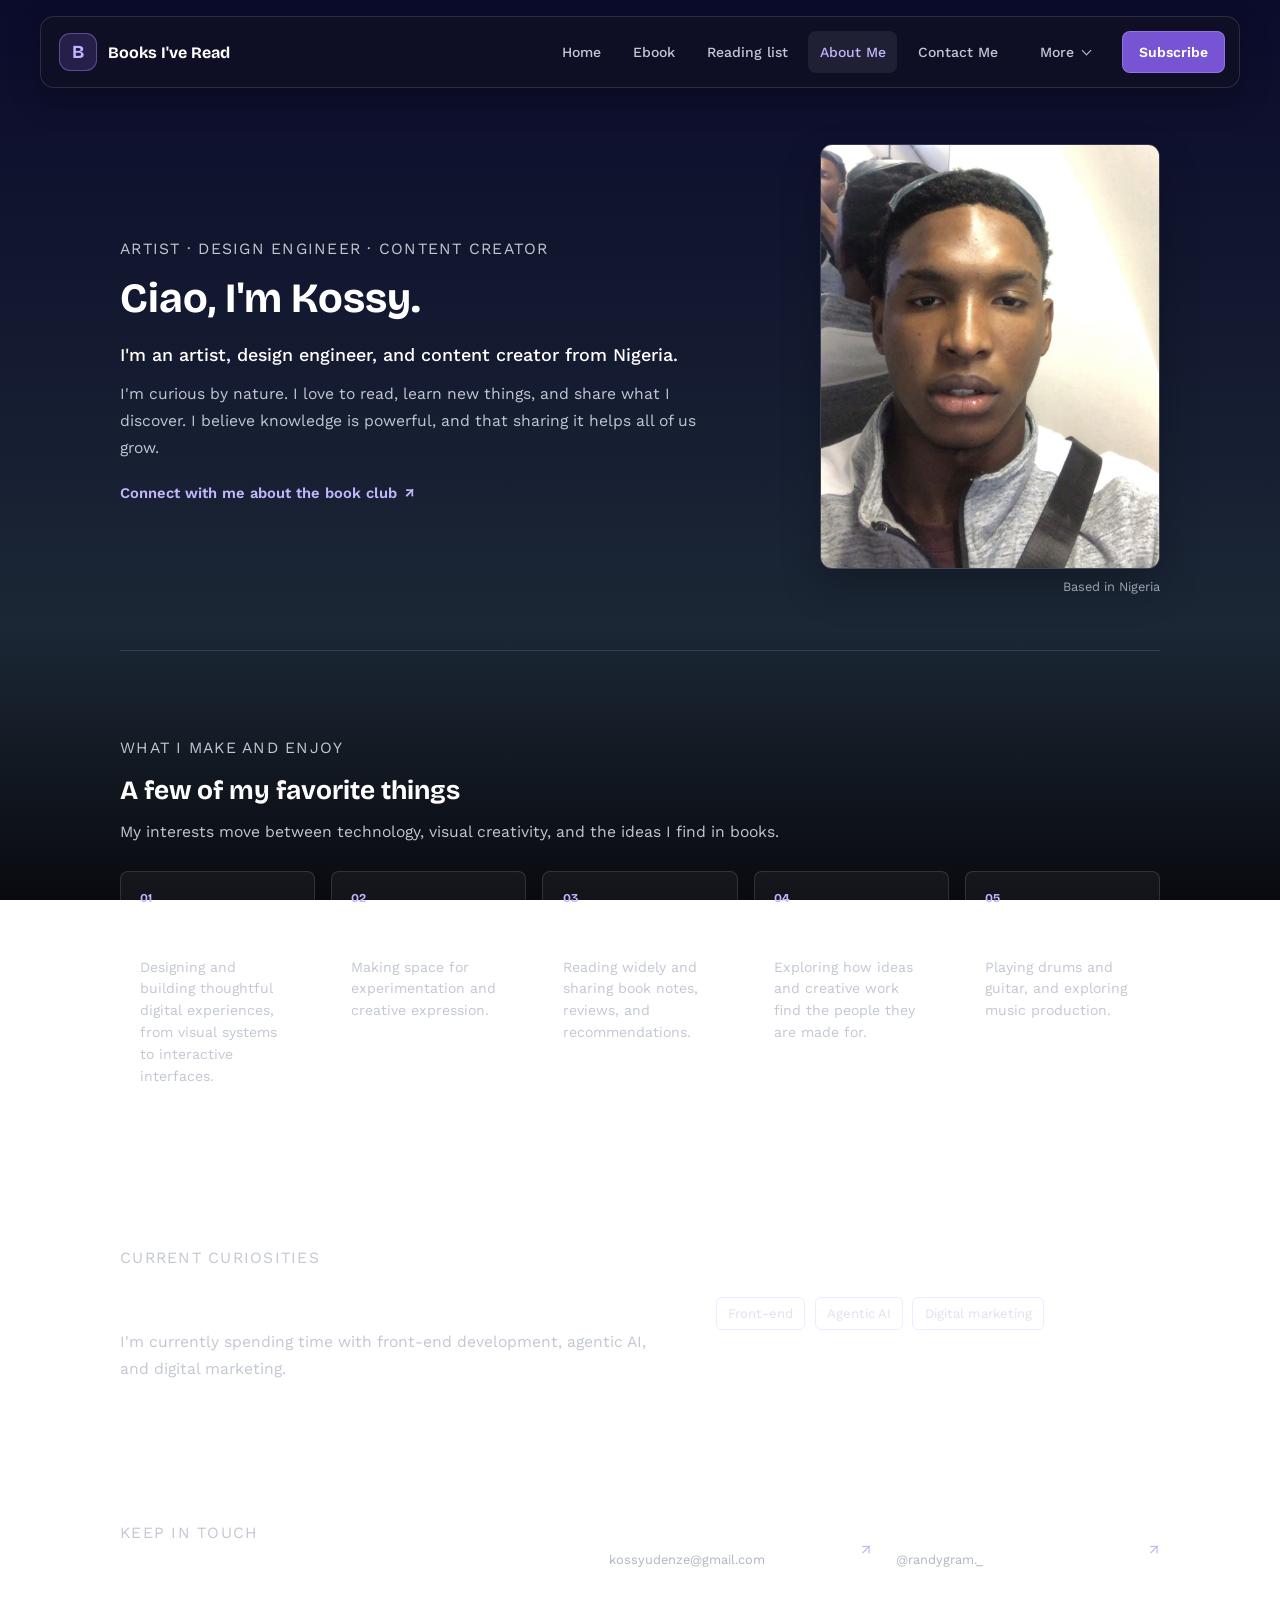
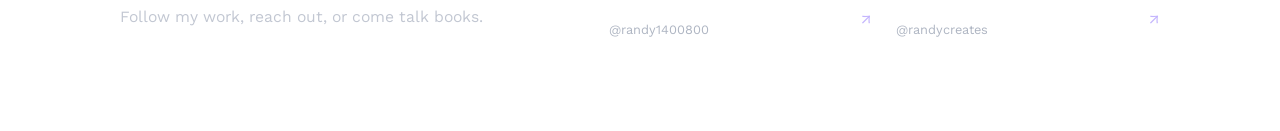
<file: aboutme.html>
<!DOCTYPE html>
<html lang="en">
<head>
  <meta charset="UTF-8">
  <meta name="viewport" content="width=device-width, initial-scale=1.0">
  <meta name="description" content="Meet Kossy Udenze, a Nigerian artist, design engineer, and content creator who loves reading and sharing ideas.">
  <title>About Me | Books I've Read</title>
  <link rel="preconnect" href="https://fonts.googleapis.com">
  <link rel="preconnect" href="https://fonts.gstatic.com" crossorigin>
  <link rel="stylesheet" href="https://fonts.googleapis.com/css2?family=Bricolage+Grotesque:wght@400;700&family=Work+Sans:ital,wght@0,100..900;1,100..900&display=swap">
  <link rel="stylesheet" href="style.css">
</head>
<body class="about-page-body">
  <header class="header-container">
    <div class="menu">
      <a href="index.html" class="brand" aria-label="Books I've Read home">
        <span class="brand-mark" aria-hidden="true">B</span>
        <span class="brand-name">Books I've Read</span>
      </a>
      <nav class="primary-navigation" id="primary-navigation" aria-label="Primary navigation">
        <div class="nav-links">
          <a href="index.html">
            <svg xmlns="http://www.w3.org/2000/svg" viewBox="0 0 640 640"><path d="M341.8 72.6C329.5 61.2 310.5 61.2 298.3 72.6L74.3 280.6C64.7 289.6 61.5 303.5 66.3 315.7C71.1 327.9 82.8 336 96 336L112 336L112 512C112 547.3 140.7 576 176 576L464 576C499.3 576 528 547.3 528 512L528 336L544 336C557.2 336 569 327.9 573.8 315.7C578.6 327.9 575.4 289.5 565.8 280.6L341.8 72.6zM304 384L336 384C362.5 384 384 405.5 384 432L384 528L256 528L256 432C256 405.5 277.5 384 304 384z"/></svg>
            <span class="tooltip">Home</span>
          </a>
          <a href="https://selar.com/6hq21hc66q" target="_blank" rel="noopener noreferrer">
            <svg xmlns="http://www.w3.org/2000/svg" viewBox="0 0 640 640"><path d="M480 576L192 576C139 576 96 533 96 480L96 160C96 107 139 64 192 64L496 64C522.5 64 544 85.5 544 112L544 400C544 420.9 530.6 438.7 512 445.3L512 512C529.7 512 544 526.3 544 544C544 561.7 529.7 576 512 576L480 576zM192 448C174.3 448 160 462.3 160 480C160 497.7 174.3 512 192 512L448 512L448 448L192 448zM224 216C224 229.3 234.7 240 248 240L424 240C437.3 240 448 229.3 448 216C448 202.7 437.3 192 424 192L248 192C234.7 192 224 202.7 224 216zM248 288C234.7 288 224 298.7 224 312C224 325.3 234.7 336 248 336L424 336C437.3 336 448 325.3 448 312C448 298.7 437.3 288 424 288L248 288z"/></svg>
            <span class="tooltip">Ebook</span>
          </a>
          <a href="https://drive.google.com/file/d/1mA9o6oT3phU9ufQsBhN31sq19RUn9UQS/view?usp=drive_link" target="_blank" rel="noopener noreferrer">
            <svg xmlns="http://www.w3.org/2000/svg" viewBox="0 0 640 640"><path d="M128 64C92.7 64 64 92.7 64 128L64 512C64 547.3 92.7 576 128 576L208 576L208 464C208 428.7 236.7 400 272 400L448 400L448 234.5C448 217.5 441.3 201.2 429.3 189.2L322.7 82.7C310.7 70.7 294.5 64 277.5 64L128 64zM389.5 240L296 240C282.7 240 272 229.3 272 216L272 122.5L389.5 240zM272 444C261 444 252 453 252 464L252 592C252 603 261 612 272 612C283 612 292 603 292 592L292 564L304 564C337.1 564 364 537.1 364 504C364 470.9 337.1 444 304 444L272 444zM304 524L292 524L292 484L304 484C315 484 324 493 324 504C324 515 315 524 304 524zM400 444C389 444 380 453 380 464L380 592C380 603 389 612 400 612L432 612C460.7 612 484 588.7 484 560L484 496C484 467.3 460.7 444 432 444L400 444zM420 572L420 484L432 484C438.6 484 444 489.4 444 496L444 560C444 566.6 438.6 572 432 572L420 572zM508 464L508 592C508 603 517 612 528 612C539 612 548 603 548 592L548 548L576 548C587 548 596 539 596 528C596 517 587 508 576 508L548 508L548 484L576 484C587 484 596 475 596 464C596 453 587 444 576 444L528 444C517 444 508 453 508 464z"/></svg>
            <span class="tooltip">Reading list</span>
          </a>
          <a href="aboutme.html" class="active" aria-current="page">
            <svg xmlns="http://www.w3.org/2000/svg" viewBox="0 0 640 640"><path d="M463 448.2C440.9 409.8 399.4 384 352 384L288 384C240.6 384 199.1 409.8 177 448.2C212.2 487.4 263.2 512 320 512C376.8 512 427.8 487.3 463 448.2zM64 320C64 178.6 178.6 64 320 64C461.4 64 576 178.6 576 320C576 461.4 461.4 576 320 576C178.6 576 64 461.4 64 320zM320 336C359.8 336 392 303.8 392 264C392 224.2 359.8 192 320 192C280.2 192 248 224.2 248 264C248 303.8 280.2 336 320 336z"/></svg>
            <span class="tooltip">About Me</span>
          </a>
          <a href="contactme.html">
            <svg xmlns="http://www.w3.org/2000/svg" viewBox="0 0 640 640"><path d="M224.2 89C216.3 70.1 195.7 60.1 176.1 65.4L170.6 66.9C106 84.5 50.8 147.1 66.9 223.3C104 398.3 241.7 536 416.7 573.1C493 589.3 555.5 534 573.1 469.4L574.6 463.9C580 444.2 569.9 423.6 551.1 415.8L453.8 375.3C437.3 368.4 418.2 373.2 406.8 387.1L368.2 434.3C297.9 399.4 241.3 341 208.8 269.3L253 233.3C266.9 222 271.6 202.9 264.8 186.3L224.2 89z"/></svg>
            <span class="tooltip">Contact Me</span>
          </a>
        </div>
        <details class="nav-more">
          <summary>More</summary>
          <div class="nav-more-panel">
            <a href="#indepth">In depth summary</a>
            <a href="#newsletter-details">Newsletter details</a>
            <a href="#blog">Blog</a>
            <a href="#work-with-me">Work with me</a>
          </div>
        </details>
        <button class="nav-subscribe-btn" type="button">Subscribe</button>
      </nav>
      <button class="menu-toggle" type="button" aria-label="Open navigation" aria-expanded="false" aria-controls="primary-navigation">
        <span class="menu-toggle-icon" aria-hidden="true">
          <span></span>
          <span></span>
          <span></span>
        </span>
      </button>
    </div>
  </header>

  <main class="about-page">
    <section class="about-intro" aria-labelledby="about-heading">
      <div class="about-intro-copy">
        <p class="about-eyebrow">ARTIST · DESIGN ENGINEER · CONTENT CREATOR</p>
        <h1 id="about-heading">Ciao, I'm Kossy.</h1>
        <p class="about-lead">I'm an artist, design engineer, and content creator from Nigeria.</p>
        <p>I'm curious by nature. I love to read, learn new things, and share what I discover. I believe knowledge is powerful, and that sharing it helps all of us grow.</p>
        <a class="about-inline-link" href="https://www.instagram.com/randycreates._/?hl=en" target="_blank" rel="noopener noreferrer">Connect with me about the book club <span aria-hidden="true">↗</span></a>
      </div>
      <figure class="about-portrait">
        <img src="images/randy.jpeg" alt="Kossy taking a mirror selfie in a white jacket" loading="eager">
        <figcaption>Based in Nigeria</figcaption>
      </figure>
    </section>

    <section class="about-section" aria-labelledby="about-work-heading">
      <header class="about-section-heading">
        <p class="about-eyebrow">WHAT I MAKE AND ENJOY</p>
        <h2 id="about-work-heading">A few of my favorite things</h2>
        <p>My interests move between technology, visual creativity, and the ideas I find in books.</p>
      </header>
      <div class="about-interest-grid">
        <article class="about-interest-card">
          <span class="about-card-number">01</span>
          <h3>Design &amp; front-end</h3>
          <p>Designing and building thoughtful digital experiences, from visual systems to interactive interfaces.</p>
        </article>
        <article class="about-interest-card">
          <span class="about-card-number">02</span>
          <h3>Art</h3>
          <p>Making space for experimentation and creative expression.</p>
        </article>
        <article class="about-interest-card">
          <span class="about-card-number">03</span>
          <h3>Good reads</h3>
          <p>Reading widely and sharing book notes, reviews, and recommendations.</p>
        </article>
        <article class="about-interest-card">
          <span class="about-card-number">04</span>
          <h3>Marketing</h3>
          <p>Exploring how ideas and creative work find the people they are made for.</p>
        </article>
        <article class="about-interest-card">
          <span class="about-card-number">05</span>
          <h3>Music</h3>
          <p>Playing drums and guitar, and exploring music production.</p>
        </article>
      </div>
    </section>

    <section class="about-focus" aria-labelledby="about-focus-heading">
      <div class="about-section-heading">
        <p class="about-eyebrow">CURRENT CURIOSITIES</p>
        <h2 id="about-focus-heading">What I'm exploring</h2>
        <p>I'm currently spending time with front-end development, agentic AI, and digital marketing.</p>
      </div>
      <ul class="about-focus-list" aria-label="Areas of focus">
        <li>Front-end</li>
        <li>Agentic AI</li>
        <li>Digital marketing</li>
      </ul>
    </section>

    <section class="about-social" aria-labelledby="about-social-heading">
      <div class="about-section-heading">
        <p class="about-eyebrow">KEEP IN TOUCH</p>
        <h2 id="about-social-heading">Find me around the web</h2>
        <p>Follow my work, reach out, or come talk books.</p>
      </div>
      <div class="about-social-links">
        <a href="mailto:kossyudenze@gmail.com" class="about-social-link">
          <span>Email</span>
          <span>kossyudenze@gmail.com</span>
          <span aria-hidden="true">↗</span>
        </a>
        <a href="https://www.instagram.com/randycreates._/?hl=en" target="_blank" rel="noopener noreferrer" class="about-social-link">
          <span>Instagram</span>
          <span>@randygram._</span>
          <span aria-hidden="true">↗</span>
        </a>
        <a href="https://x.com/randy1400800?s=11" target="_blank" rel="noopener noreferrer" class="about-social-link">
          <span>X</span>
          <span>@randy1400800</span>
          <span aria-hidden="true">↗</span>
        </a>
        <a href="https://youtube.com/@hiimrandycreates?si=X0c_aO0uRKHs5A9n" target="_blank" rel="noopener noreferrer" class="about-social-link">
          <span>YouTube</span>
          <span>@randycreates</span>
          <span aria-hidden="true">↗</span>
        </a>
      </div>
    </section>
  </main>

  <script>
    const menu = document.querySelector(".menu");
    const menuToggle = document.querySelector(".menu-toggle");
    const primaryNavigation = document.querySelector("#primary-navigation");

    function closeNavigation() {
      menu.classList.remove("is-open");
      menuToggle.setAttribute("aria-expanded", "false");
      menuToggle.setAttribute("aria-label", "Open navigation");
      menu.querySelector(".nav-more").removeAttribute("open");
    }

    menuToggle.addEventListener("click", () => {
      const isExpanded = menuToggle.getAttribute("aria-expanded") === "true";
      menuToggle.setAttribute("aria-expanded", String(!isExpanded));
      menuToggle.setAttribute("aria-label", isExpanded ? "Open navigation" : "Close navigation");
      menu.classList.toggle("is-open", !isExpanded);
    });

    primaryNavigation.querySelectorAll("a").forEach((link) => {
      link.addEventListener("click", closeNavigation);
    });

    menu.querySelector(".nav-subscribe-btn").addEventListener("click", () => {
      window.location.href = "index.html#newsletter";
    });

    document.addEventListener("click", (event) => {
      if (menu.classList.contains("is-open") && !menu.contains(event.target)) {
        closeNavigation();
      }
    });

    document.addEventListener("keydown", (event) => {
      if (event.key === "Escape" && menu.classList.contains("is-open")) {
        closeNavigation();
        menuToggle.focus();
      }
    });
  </script>
</body>
</html>
</file>
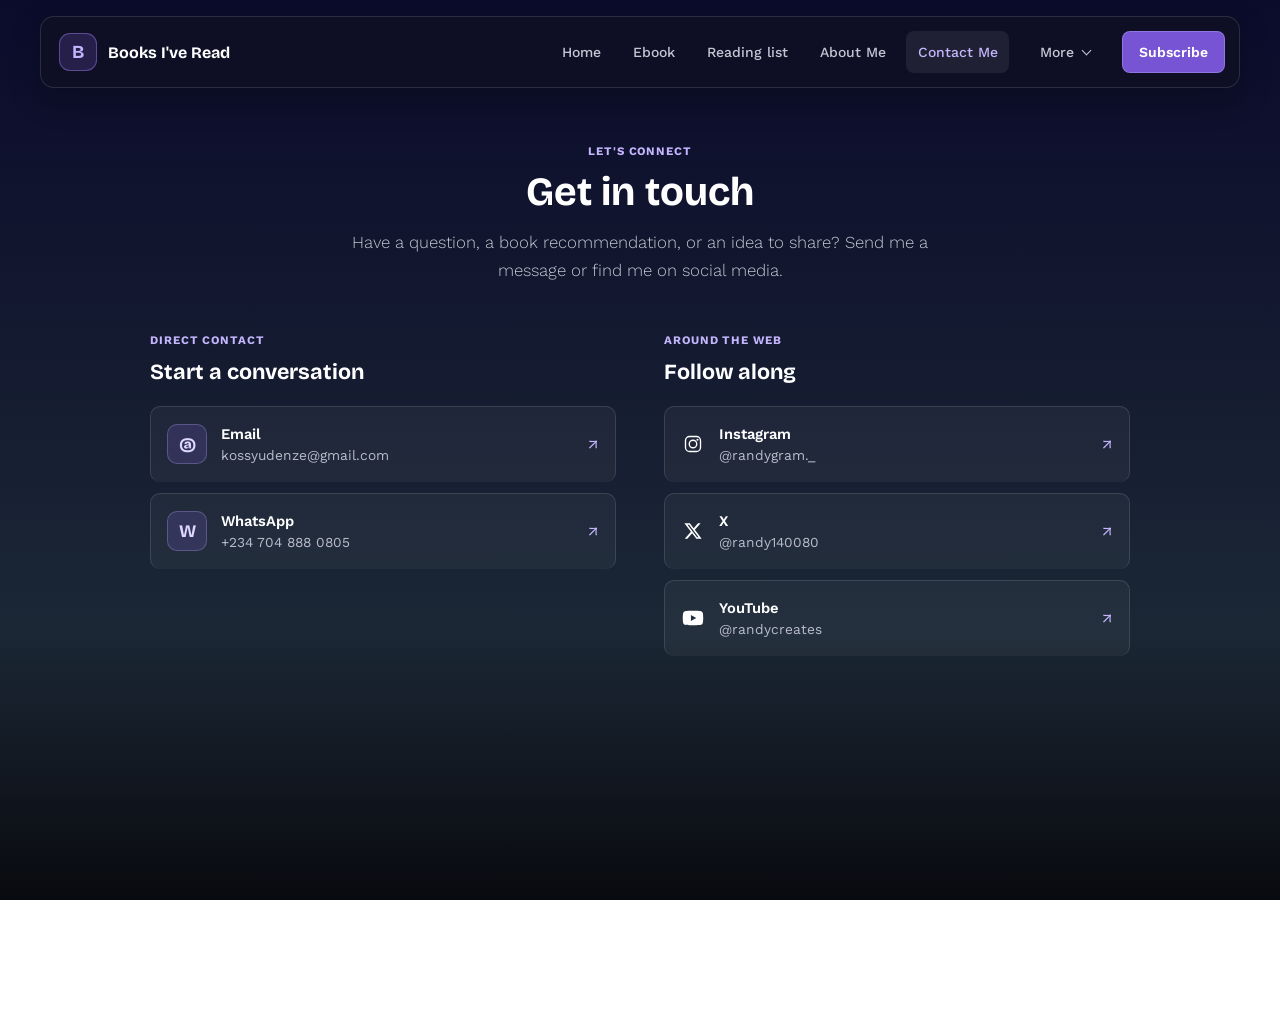
<file: contactme.html>
<!DOCTYPE html>
<html lang="en">
<head>
  <meta charset="UTF-8">
  <meta name="viewport" content="width=device-width, initial-scale=1.0">
  <meta name="description" content="Get in touch with Kossy Udenze by email, WhatsApp, Instagram, X, or YouTube.">
  <title>Contact Me | Books I've Read</title>
  <link rel="preconnect" href="https://fonts.googleapis.com">
  <link rel="preconnect" href="https://fonts.gstatic.com" crossorigin>
  <link rel="stylesheet" href="https://fonts.googleapis.com/css2?family=Bricolage+Grotesque:wght@400;700&family=Work+Sans:ital,wght@0,100..900;1,100..900&display=swap">
  <link rel="stylesheet" href="style.css">
</head>
<body class="contact-page-body">
  <header class="header-container">
    <div class="menu">
      <a href="index.html" class="brand" aria-label="Books I've Read home">
        <span class="brand-mark" aria-hidden="true">B</span>
        <span class="brand-name">Books I've Read</span>
      </a>
      <nav class="primary-navigation" id="primary-navigation" aria-label="Primary navigation">
        <div class="nav-links">
          <a href="index.html">
            <svg xmlns="http://www.w3.org/2000/svg" viewBox="0 0 640 640"><path d="M341.8 72.6C329.5 61.2 310.5 61.2 298.3 72.6L74.3 280.6C64.7 289.6 61.5 303.5 66.3 315.7C71.1 327.9 82.8 336 96 336L112 336L112 512C112 547.3 140.7 576 176 576L464 576C499.3 576 528 547.3 528 512L528 336L544 336C557.2 327.9 569 336 573.8 315.7C578.6 327.9 575.4 289.5 565.8 280.6L341.8 72.6zM304 384L336 384C362.5 384 384 405.5 384 432L384 528L256 528L256 432C256 405.5 277.5 384 304 384z"/></svg>
            <span class="tooltip">Home</span>
          </a>
          <a href="https://selar.com/6hq21hc66q" target="_blank" rel="noopener noreferrer">
            <svg xmlns="http://www.w3.org/2000/svg" viewBox="0 0 640 640"><path d="M480 576L192 576C139 576 96 533 96 480L96 160C96 107 139 64 192 64L496 64C522.5 64 544 85.5 544 112L544 400C544 420.9 530.6 438.7 512 445.3L512 512C529.7 512 544 526.3 544 544C544 561.7 529.7 576 512 576L480 576zM192 448C174.3 448 160 462.3 160 480C160 497.7 174.3 512 192 512L448 512L448 448L192 448zM224 216C224 229.3 234.7 240 248 240L424 240C437.3 240 448 229.3 448 216C448 202.7 437.3 192 424 192L248 192C234.7 192 224 202.7 224 216zM248 288C224 301.3 234.7 312 248 312C261.3 312 272 301.3 272 288C272 274.7 261.3 264 248 264C234.7 264 224 274.7 224 288zM248 336C224 349.3 234.7 360 248 360C261.3 360 272 349.3 272 336C272 322.7 261.3 312 248 312C234.7 312 224 322.7 224 336z"/></svg>
            <span class="tooltip">Ebook</span>
          </a>
          <a href="https://drive.google.com/file/d/1mA9o6oT3phU9ufQsBhN31sq19RUn9UQS/view?usp=drive_link" target="_blank" rel="noopener noreferrer">
            <svg xmlns="http://www.w3.org/2000/svg" viewBox="0 0 640 640"><path d="M128 64C92.7 64 64 92.7 64 128L64 512C64 547.3 92.7 576 128 576L208 576L208 464C208 428.7 236.7 400 272 400L448 400L448 234.5C448 217.5 441.3 201.2 429.3 189.2L322.7 82.7C310.7 70.7 294.5 64 277.5 64L128 64zM389.5 240L296 240C282.7 240 272 229.3 272 216L272 122.5L389.5 240zM272 444C261 444 252 453 252 464L252 592C252 603 261 612 272 612C283 612 292 603 292 592L292 564L304 564C337.1 564 364 537.1 364 504C364 470.9 337.1 444 304 444L272 444zM304 524L292 524L292 484L304 484C315 484 324 493 324 504C324 515 315 524 304 524zM400 444C389 444 380 453 380 464L380 592C380 603 389 612 400 612L432 612C460.7 612 484 588.7 484 560L484 496C484 467.3 460.7 444 432 444L400 444zM420 572L420 484L432 484C438.6 484 444 489.4 444 496L444 560C444 566.6 438.6 572 432 572L420 572zM508 464L508 592C508 603 517 612 528 612C539 612 548 603 548 592L548 548L576 548C587 548 596 539 596 528C596 517 587 508 576 508L548 508L548 484L576 484C587 484 596 475 596 464C596 453 587 444 576 444L528 444C517 444 508 453 508 464z"/></svg>
            <span class="tooltip">Reading list</span>
          </a>
          <a href="aboutme.html">
            <svg xmlns="http://www.w3.org/2000/svg" viewBox="0 0 640 640"><path d="M463 448.2C440.9 409.8 399.4 384 352 384L288 384C240.6 384 199.1 409.8 177 448.2C212.2 487.4 263.2 512 320 512C376.8 512 427.8 487.3 463 448.2zM64 320C64 178.6 178.6 64 320 64C461.4 64 576 178.6 576 320C576 461.4 461.4 576 320 576C178.6 576 64 461.4 64 320zM320 336C359.8 336 392 303.8 392 264C392 224.2 359.8 192 320 192C280.2 192 248 224.2 248 264C248 303.8 280.2 336 320 336z"/></svg>
            <span class="tooltip">About Me</span>
          </a>
          <a href="contactme.html" class="active">
            <svg xmlns="http://www.w3.org/2000/svg" viewBox="0 0 640 640"><path d="M224.2 89C216.3 70.1 195.7 60.1 176.1 65.4L170.6 66.9C106 84.5 50.8 147.1 66.9 223.3C104 398.3 241.7 536 416.7 573.1C493 589.3 555.5 534 573.1 469.4L574.6 463.9C580 444.2 569.9 423.6 551.1 415.8L453.8 375.3C437.3 368.4 418.2 373.2 406.8 387.1L368.2 434.3C297.9 399.4 241.3 341 208.8 269.3L253 233.3C266.9 222 271.6 202.9 264.8 186.3L224.2 89z"/></svg>
            <span class="tooltip">Contact Me</span>
          </a>
        </div>
        <details class="nav-more">
          <summary>More</summary>
          <div class="nav-more-panel">
            <a href="#indepth">In depth summary</a>
            <a href="#newsletter-details">Newsletter details</a>
            <a href="#blog">Blog</a>
            <a href="#work-with-me">Work with me</a>
          </div>
        </details>
        <button class="nav-subscribe-btn" type="button">Subscribe</button>
      </nav>
      <button class="menu-toggle" type="button" aria-label="Open navigation" aria-expanded="false" aria-controls="primary-navigation">
        <span class="menu-toggle-icon" aria-hidden="true">
          <span></span>
          <span></span>
          <span></span>
        </span>
      </button>
    </div>
  </header>

  <main class="contact-page">
    <header class="contact-intro">
      <p class="contact-eyebrow">LET'S CONNECT</p>
      <h1>Get in touch</h1>
      <p>Have a question, a book recommendation, or an idea to share? Send me a message or find me on social media.</p>
    </header>

    <div class="contact-layout">
      <section class="contact-direct" aria-labelledby="contact-direct-heading">
        <p class="contact-section-label">DIRECT CONTACT</p>
        <h2 id="contact-direct-heading">Start a conversation</h2>
        <a class="contact-method" href="mailto:kossyudenze@gmail.com">
          <span class="contact-method-icon" aria-hidden="true">@</span>
          <span class="contact-method-copy">
            <span class="contact-method-label">Email</span>
            <span class="contact-method-value">kossyudenze@gmail.com</span>
          </span>
          <span class="contact-method-arrow" aria-hidden="true">↗</span>
        </a>
        <a class="contact-method" href="https://wa.me/2347048880805" target="_blank" rel="noopener noreferrer">
          <span class="contact-method-icon" aria-hidden="true">W</span>
          <span class="contact-method-copy">
            <span class="contact-method-label">WhatsApp</span>
            <span class="contact-method-value">+234 704 888 0805</span>
          </span>
          <span class="contact-method-arrow" aria-hidden="true">↗</span>
        </a>
      </section>

      <section class="contact-social" aria-labelledby="contact-social-heading">
        <p class="contact-section-label">AROUND THE WEB</p>
        <h2 id="contact-social-heading">Follow along</h2>
        <div class="contact-social-links">
          <a class="contact-social-link" href="https://www.instagram.com/randycreates._/?hl=en" target="_blank" rel="noopener noreferrer" aria-label="Instagram, @randygram._">
            <svg class="contact-social-icon contact-instagram-icon" xmlns="http://www.w3.org/2000/svg" viewBox="0 0 640 640" aria-hidden="true"><rect x="120" y="120" width="400" height="400" rx="110" fill="none" stroke="currentColor" stroke-width="36"/><circle cx="320" cy="320" r="100" fill="none" stroke="currentColor" stroke-width="36"/><circle cx="440" cy="205" r="28" fill="currentColor"/></svg>
            <span class="contact-social-copy"><span>Instagram</span><span>@randygram._</span></span>
            <span class="contact-method-arrow" aria-hidden="true">↗</span>
          </a>
          <a class="contact-social-link" href="https://x.com/randy1400800?s=11" target="_blank" rel="noopener noreferrer" aria-label="X, @randy140080">
            <svg class="contact-social-icon" xmlns="http://www.w3.org/2000/svg" viewBox="0 0 640 640" aria-hidden="true"><path d="M453.2 112L523.8 112L369.6 288.2L551 528L409 528L297.7 382.6L170.5 528L99.8 528L264.7 339.5L90.8 112L236.4 112L336.9 244.9L453.2 112zM428.4 485.8L467.5 485.8L215.1 152L173.1 152L428.4 485.8z"/></svg>
            <span class="contact-social-copy"><span>X</span><span>@randy140080</span></span>
            <span class="contact-method-arrow" aria-hidden="true">↗</span>
          </a>
          <a class="contact-social-link" href="https://youtube.com/@hiimrandycreates?si=X0c_aO0uRKHs5A9n" target="_blank" rel="noopener noreferrer" aria-label="YouTube, @randycreates">
            <svg class="contact-social-icon" xmlns="http://www.w3.org/2000/svg" viewBox="0 0 640 640" aria-hidden="true"><path d="M581.7 188.1C575.5 164.4 556.9 145.8 533.4 139.5C490.9 128 320.1 128 320.1 128C320.1 128 149.3 128 106.7 139.5C83.2 145.8 64.7 164.4 58.4 188.1C47 231 47 320.4 47 320.4C47 320.4 47 409.8 58.4 452.7C64.7 476.3 83.2 494.2 106.7 500.5C149.3 512 320.1 512 320.1 512C320.1 512 490.9 512 533.5 500.5C557 494.2 575.5 476.3 581.8 452.7C593.2 409.8 593.2 320.4 593.2 320.4C593.2 320.4 593.2 231 581.8 188.1zM264.2 401.6L264.2 239.2L406.9 320.4L264.2 401.6z"/></svg>
            <span class="contact-social-copy"><span>YouTube</span><span>@randycreates</span></span>
            <span class="contact-method-arrow" aria-hidden="true">↗</span>
          </a>
        </div>
      </section>
    </div>
  </main>
  <script>
    const menu = document.querySelector(".menu");
    const menuToggle = document.querySelector(".menu-toggle");
    const primaryNavigation = document.querySelector("#primary-navigation");

    function closeNavigation() {
      menu.classList.remove("is-open");
      menuToggle.setAttribute("aria-expanded", "false");
      menuToggle.setAttribute("aria-label", "Open navigation");
      menu.querySelector(".nav-more").removeAttribute("open");
    }

    menuToggle.addEventListener("click", () => {
      const isExpanded = menuToggle.getAttribute("aria-expanded") === "true";
      menuToggle.setAttribute("aria-expanded", String(!isExpanded));
      menuToggle.setAttribute("aria-label", isExpanded ? "Open navigation" : "Close navigation");
      menu.classList.toggle("is-open", !isExpanded);
    });

    primaryNavigation.querySelectorAll("a").forEach((link) => {
      link.addEventListener("click", closeNavigation);
    });

    menu.querySelector(".nav-subscribe-btn").addEventListener("click", () => {
      window.location.href = "index.html#newsletter";
    });

    document.addEventListener("click", (event) => {
      if (menu.classList.contains("is-open") && !menu.contains(event.target)) {
        closeNavigation();
      }
    });

    document.addEventListener("keydown", (event) => {
      if (event.key === "Escape" && menu.classList.contains("is-open")) {
        closeNavigation();
        menuToggle.focus();
      }
    });
  </script>
</body>
</html>
</file>
<file: style.css>
/* ==========================================
   1. GLOBAL RESETS & BASE STYLES
   ========================================== */
*, *::before, *::after {
  box-sizing: border-box;
  margin: 0;
  padding: 0;
}

.hero-badge-img {
  object-fit: none;
  margin-top: 110px;
}

html, body {
  width: 100%;
  min-height: 100vh;
}

body {
  background: linear-gradient(to bottom, #0b0b2b, #1b2735 70%, #090a0f);
  background-attachment: fixed;
  color: #ffffff;
  font-family: 'Work Sans', sans-serif;
  overflow-x: hidden;
  position: relative;
  text-align: center;
}

a {
  text-decoration: none !important;
  border-bottom: none !important;
  color: #ffffff;
}

ol, ul {
  list-style: none;
}

img {
  width: 600px;
  height: 200px;
  display: block;
  align-items: center;
  justify-content: center;
  margin: 0 auto;
}

.last-image,
.hero-image {
  width: min(100%, 720px);
  height: 420px;
  object-fit: cover;
  object-position: center top;
  display: block;
  margin: 1rem auto 0;
  border-radius: 18px;
  box-shadow: 0 18px 40px rgba(0, 0, 0, 0.22);
}


/* ==========================================
   2. TYPOGRAPHY & TEXT CONTAINERS
   ========================================== */
h1 {
  font-size: clamp(2.5rem, 5vw, 3.75rem);
  color: #956afa;
  line-height: 1.3;
  letter-spacing: 0.002em;
  font-family: 'Bricolage Grotesque', sans-serif;
  font-weight: 700;
  margin: 30px 0;
}

.headstart {
    font-size: 30px;
}

h2 {
  font-size: clamp(1.8rem, 3.5vw, 2.3rem);
  color: #ffffff;
  font-family: 'Bricolage Grotesque', sans-serif;
  font-weight: 700;
  margin: 30px 0;
}

h4, .book-content h4 {
  font-size: clamp(1.5rem, 4vw, 2rem);
  font-family: 'Bricolage Grotesque', sans-serif;
  color: #ff5722;
  margin: 0;
  line-height: 1.2;
}

p {
  font-size: 1.25rem;
  color: #a0aec0;
  font-weight: 300;
  font-style: italic;
  font-family: 'Work Sans', sans-serif;
  margin: 10px 0;
}

.highlight-bold {
  color: #F42B03;
  font-weight: 800;
  font-size: 2.3rem;
  font-family: 'Bricolage Grotesque', sans-serif;
}

.bold-books {
  font-size: 1.25rem;
  font-family: 'Bricolage Grotesque', sans-serif;
  font-weight: 700;
  color: #F18805;
}

.quotes {
  font-size: 1.45rem;
  margin-bottom: 50px;
  font-weight: bold;
  font-family: 'Valley Sans', cursive;
}

.quote-text,
.quote-author {
  display: block;
}

.quote-author {
  margin-top: 0.5rem;
  font-size: 1rem;
  font-style: normal;
  font-weight: 500;
  color: #cbd5e1;
}

.about-me {
  font-size: 2.5rem;
  font-family: 'Bricolage Grotesque', sans-serif;
  color: #956afa;
  text-align: center;
  margin-top: 1.5rem;
  margin-bottom: 0;
  display: flex;
  justify-content: center;
  align-items: center;
}

.bio {
  font-family: 'Libre Franklin', sans-serif;
  color: #f0f8ff;
  font-size: 1.375rem;
  font-weight: 300;
  margin: 0 auto 0.5rem;
  max-width: 760px;
  text-align: center;
  line-height: 1.7;
  padding: 0 1rem;
}

.book-author {
  font-size: 1.2rem;
  color: #a78bfa;
  font-style: italic;
  font-weight: 500;
  margin: 0;
  line-height: 1.2;
}

.descriptions {
  font-size: 0.95rem;
  line-height: 1.6;
  color: #e2e8f0;
  font-family: 'Valley Sans', sans-serif;
  text-align: left;
  margin: 0;
  font-weight: 200;
  font-size: 1.20rem;
}

.book-content {
  flex: 1;
  min-width: 0;
  display: flex;
  flex-direction: column;
  gap: 0.2rem;
  text-align: left;
}

.description {
  font-family: valley sans;
  font-weight: normal;
}

.form-status {
  min-height: 1.4em;
  margin: 0.75rem 0 0;
  font-size: 0.95rem;
  font-style: normal;
  text-align: center;
}

.form-status-error {
  color: #ffb4ab;
}

.form-status-success {
  color: #9be7b0;
}

/* ==========================================
   3. NAVIGATION BAR & FLYOUT MENU
   ========================================== */
 #checkbox {
  display: none;
}

.toggle {
  position: relative;
  width: 300px;
  height:100px;
  cursor: pointer;
  margin: auto;
  display: block;
  height: calc(4px * 3 + 11px * 2);
}

.bar {
  position: absolute;
  left: 0;
  right: 0;
  height: 4px;
  border-radius: calc(4px / 2);
  background: #7b52b9;
  color: inherit;
  opacity: 1;
  transition: none 0.35s cubic-bezier(.5,-0.35,.35,1.5) 0s;
}

/***** Spin Animation *****/

.bar--top {
  bottom: calc(50% + 11px + 4px/ 2);
  transition-property: bottom,transform;
  transition-delay: calc(0s + 0.35s),0s;
}

.bar--middle {
  top: calc(50% - 4px/ 2);
  transition-property: opacity;
  transition-delay: calc(0s + 0.35s);
}

.bar--bottom {
  top: calc(50% + 11px + 4px/ 2);
  transition-property: top,transform;
  transition-delay: calc(0s + 0.35s),0s;
}

#checkbox:checked + .toggle .bar--top {
  bottom: calc(50% - 4px/ 2);
  transform: rotate(135deg);
  transition-delay: 0s,calc(0s + 0.35s);
}

#checkbox:checked + .toggle .bar--middle {
  opacity: 0;
  transition-duration: 0s;
  transition-delay: calc(0s + 0.35s);
}

#checkbox:checked + .toggle .bar--bottom {
  top: calc(50% - 4px/ 2);
  transform: rotate(225deg);
  transition-delay: 0s,calc(0s + 0.35s);
}

#checkbox:checked ~ .flyout {
  opacity: 1;
  visibility: visible;
  pointer-events: auto;
  transform: translateX(-50%) translateY(0);
}

.flyout {
  position: absolute;
  top: calc(100% + 12px);
  left: 50%;
  transform: translateX(-50%) translateY(-8px);
  display: flex;
  flex-direction: row;
  align-items: center;
  justify-content: right;
  gap: 0.5rem;
  padding: 0.65rem 0.9rem;
  border: 1px solid rgba(255, 255, 255, 0.12);
  border-radius: 20px;
  background: rgba(11, 19, 38, 0.94);
  box-shadow: 0 14px 28px rgba(0, 0, 0, 0.25);
  opacity: 0;
  visibility: hidden;
  pointer-events: none;
  transition: opacity 0.2s ease, transform 0.2s ease, visibility 0.2s ease;
  z-index: 60;
 max-width: 1500px;
 height: 48px;
}


.flyout a {
  display: inline-flex;
  align-items: center;
  justify-content: center;
  padding: 0.6rem 0.9rem;
  border-radius: 20px;
  color: #f3f4f6;
  font-size: 0.74rem;
  font-weight: 600;
  font-family: 'Bricolage Grotesque', sans-serif;
  letter-spacing: 0.02em;
  white-space: nowrap;
  transition: background-color 0.2s ease, color 0.2s ease, transform 0.2s ease;
  height: 48px;
   max-width: 1500px;
}

.flyout a:hover {
  background: rgba(149, 106, 250, 0.18);
  color: #ffffff;
  transform: translateY(-1px);
}

/* 1. Make each nav link a relative positioning anchor */

.menu a {

  position: relative;

  display: inline-flex;

  align-items: center;

  justify-content: center;

  width: 100%;


}

/* 2. Style and hide the tooltip bubble by default */

.menu a .tooltip {

  position: absolute;

  top: 100%;                  /* Places the bubble ABOVE the icon */

  left: 50%;

  transform: translateX(-50%) translateY(8px); /* Centers bubble horizontally, pushes up */

  /* Bubble Styling */

  color: #ffffff;

  font-family: 'Bricolage Grotesque', sans-serif;

  font-size: 0.85rem;

  font-weight: 600;

  padding: 6px 12px;

  border-radius: 8px;

  white-space: nowrap;        /* Keeps label on a single line */

  box-shadow: 0 4px 12px rgba(0, 0, 0, 0.25);

  border: 1px solid rgba(255, 255, 255, 0.1);

  /* Hide initial state & add smooth transition */

  opacity: 0;

  visibility: hidden;

  transition: opacity 0.2s ease, transform 0.2s ease, visibility 0.2s;

  z-index: 100;

}


/* 4. Reveal bubble on hover */
.menu a:hover .tooltip {
  opacity: 1;
  visibility: visible;
  transform: translateX(-50%) translateY(-12px); /* Smooth upward float */
} 


.menu a:hover {
  transition:
    background 0.18s var(--ease-spring),
    color 0.18s var(--ease-spring),
    transform 0.18s var(--ease-spring),
    box-shadow 0.3s ease-in-out;
  background-color: rgba(255, 255, 255, 30%);
  box-shadow:
    inset 2px 2px 5px -2px rgba(255, 255, 255, 0.4),
    inset -2px -1px 5px 0 rgba(255, 255, 255, 0.4),
    inset 0 -2px 0 rgba(255, 255, 255, 0.2);
  transform: rotate(2.2);
  color: rgba(0, 122, 255, 70%);
  height: 48px;
  border-radius: 18%;
}


.menu {
  /* Uncomment positioning so it floats */
  position: fixed;
  top: 20px; /* Use 'top: 20px;' for a top nav, or 'bottom: 20px;' for a bottom floating bar */
  left: 50%;
  transform: translateX(-50%);
   gap: 20px;  
  width: calc(100% - 20px);
  height: 70px;
  width: min(700px, calc(100% - 32px));
  backdrop-filter: blur(12px) saturate(180%) contrast(200%);
  -webkit-backdrop-filter: blur(12px) saturate(180%) contrast(200%);
  background: rgba(0, 122, 255, 0.404);
  border: 1px solid rgba(255, 255, 255, 0.2); /* Replaced undefined var(--glass-border) */
  box-shadow: 0 10px 30px rgba(0, 0, 0, 0.06);
  padding: 20px;
  border-radius: 16px;
  display: flex;
  justify-content: center;
  z-index: 50;

}


.menu a svg {
  width: 3.1rem;  
  height: 3.1rem; 
  fill: #956afa;
}

.menu {
  position: fixed;
  top: 16px;
  left: 50%;
  z-index: 50;
  display: flex;
  align-items: center;
  justify-content: space-between;
  gap: 1.5rem;
  width: min(1200px, calc(100% - 40px));
  min-height: 72px;
  padding: 10px 14px 10px 18px;
  transform: translateX(-50%);
  border: 1px solid rgba(255, 255, 255, 0.12);
  border-radius: 14px;
  background: rgba(15, 17, 35, 0.88);
  box-shadow: 0 12px 32px rgba(0, 0, 0, 0.24);
  -webkit-backdrop-filter: blur(18px) saturate(145%);
  backdrop-filter: blur(18px) saturate(145%);
}

.menu .brand {
  display: inline-flex;
  flex: 0 0 auto;
  align-items: center;
  justify-content: flex-start;
  gap: 0.7rem;
  width: auto;
  color: #ffffff;
}

.menu .brand:hover {
  height: auto;
  transform: none;
  background: transparent;
  box-shadow: none;
}

.brand-mark {
  display: grid;
  width: 38px;
  height: 38px;
  place-items: center;
  border: 1px solid rgba(167, 139, 250, 0.42);
  border-radius: 11px;
  background: rgba(149, 106, 250, 0.18);
  color: #c4b5fd;
  font-family: 'Bricolage Grotesque', sans-serif;
  font-size: 1.15rem;
  font-weight: 700;
}

.brand-name {
  color: #ffffff;
  font-family: 'Bricolage Grotesque', sans-serif;
  font-size: 1rem;
  font-weight: 700;
  white-space: nowrap;
}

.primary-navigation {
  display: flex;
  flex: 1;
  align-items: center;
  justify-content: flex-end;
  gap: clamp(0.7rem, 1.6vw, 1.5rem);
}

.nav-links {
  display: flex;
  align-items: center;
  justify-content: center;
  gap: clamp(0.15rem, 0.75vw, 0.7rem);
}

.menu .primary-navigation > .nav-links > a {
  display: inline-flex;
  width: auto;
  height: auto;
  min-height: 42px;
  align-items: center;
  justify-content: center;
  padding: 0 0.7rem;
  border-radius: 8px;
  color: #c6c6d3;
  font-family: 'Work Sans', sans-serif;
  font-size: 0.875rem;
  font-weight: 500;
  transition: color 160ms ease, background-color 160ms ease;
}

.menu .primary-navigation > .nav-links > a svg {
  display: none;
}

.menu .primary-navigation > .nav-links > a .tooltip {
  position: static;
  padding: 0;
  border: 0;
  border-radius: 0;
  box-shadow: none;
  color: inherit;
  font: inherit;
  opacity: 1;
  visibility: visible;
  transform: none;
}

.menu .primary-navigation > .nav-links > a:hover,
.menu .primary-navigation > .nav-links > a.active {
  transform: none;
  background: rgba(255, 255, 255, 0.07);
  box-shadow: none;
  color: #c4b5fd;
}

.nav-more {
  position: relative;
  flex: 0 0 auto;
  color: #c6c6d3;
  font-family: 'Work Sans', sans-serif;
  font-size: 0.875rem;
  font-weight: 500;
}

.nav-more summary {
  display: inline-flex;
  min-height: 42px;
  align-items: center;
  padding: 0 0.7rem;
  border-radius: 8px;
  cursor: pointer;
  list-style: none;
  transition: color 160ms ease, background-color 160ms ease;
}

.nav-more summary::-webkit-details-marker {
  display: none;
}

.nav-more summary::after {
  width: 7px;
  height: 7px;
  margin: -4px 0 0 9px;
  transform: rotate(45deg);
  border-right: 1.5px solid currentColor;
  border-bottom: 1.5px solid currentColor;
  content: '';
  transition: transform 160ms ease;
}

.nav-more[open] summary::after {
  margin-top: 4px;
  transform: rotate(225deg);
}

.nav-more summary:hover,
.nav-more[open] summary {
  background: rgba(255, 255, 255, 0.07);
  color: #ffffff;
}

.nav-more-panel {
  position: absolute;
  top: calc(100% + 10px);
  right: 0;
  display: grid;
  min-width: 205px;
  gap: 3px;
  padding: 7px;
  border: 1px solid rgba(255, 255, 255, 0.12);
  border-radius: 10px;
  background: rgba(15, 17, 35, 0.98);
  box-shadow: 0 14px 32px rgba(0, 0, 0, 0.3);
}

.menu .nav-more-panel a {
  display: flex;
  width: 100%;
  height: auto;
  min-height: 40px;
  align-items: center;
  justify-content: flex-start;
  padding: 0 0.75rem;
  border-radius: 7px;
  color: #d7d7e2;
  font-family: 'Work Sans', sans-serif;
  font-size: 0.84rem;
  font-weight: 500;
  transition: color 160ms ease, background-color 160ms ease;
}

.menu .nav-more-panel a:hover {
  transform: none;
  background: rgba(149, 106, 250, 0.15);
  box-shadow: none;
  color: #ffffff;
}

.menu .nav-subscribe-btn {
  flex: 0 0 auto;
  min-height: 42px;
  padding: 0 1rem;
  border: 1px solid rgba(196, 181, 253, 0.35);
  border-radius: 8px;
  background: #7654d4;
  color: #ffffff;
  font-family: 'Work Sans', sans-serif;
  font-size: 0.875rem;
  font-weight: 600;
  transition: background-color 160ms ease, transform 160ms ease;
}

.menu .nav-subscribe-btn:hover {
  transform: translateY(-1px);
  background: #8665e3;
}

.menu-toggle {
  display: none;
  flex: 0 0 auto;
  width: 42px;
  height: 42px;
  align-items: center;
  justify-content: center;
  border: 1px solid rgba(255, 255, 255, 0.14);
  border-radius: 8px;
  color: #ffffff;
}

.menu-toggle-icon {
  display: grid;
  width: 18px;
  height: auto;
  gap: 4px;
  padding: 0;
  border: 0;
  border-radius: 0;
  background: transparent;
  box-shadow: none;
  font-size: 0;
  line-height: 0;
}

.menu-toggle-icon span {
  display: block;
  width: 18px;
  height: 2px;
  padding: 0;
  border-radius: 2px;
  background: currentColor;
  font-size: 0;
  line-height: 0;
  transition: transform 160ms ease, opacity 160ms ease;
}

.menu.is-open .menu-toggle-icon span:first-child {
  transform: translateY(6px) rotate(45deg);
}

.menu.is-open .menu-toggle-icon span:nth-child(2) {
  opacity: 0;
}

.menu.is-open .menu-toggle-icon span:last-child {
  transform: translateY(-6px) rotate(-45deg);
}

.menu :is(a, button, summary):focus-visible {
  outline: 2px solid #c4b5fd;
  outline-offset: 3px;
}

@media (max-width: 900px) {
  .menu {
    width: min(100% - 32px, 680px);
    min-height: 64px;
    padding: 9px 10px 9px 14px;
  }

  .menu-toggle {
    display: inline-flex;
  }

  .primary-navigation {
    position: absolute;
    top: calc(100% + 9px);
    right: 0;
    left: 0;
    display: none;
    align-items: stretch;
    gap: 8px;
    max-height: calc(100vh - 104px);
    overflow-y: auto;
    overscroll-behavior: contain;
    padding: 12px;
    border: 1px solid rgba(255, 255, 255, 0.12);
    border-radius: 12px;
    background: rgba(15, 17, 35, 0.98);
    box-shadow: 0 16px 36px rgba(0, 0, 0, 0.32);
  }

  @supports (height: 100dvh) {
    .primary-navigation {
      max-height: calc(100dvh - 104px);
    }
  }

  .menu.is-open .primary-navigation {
    display: flex;
    flex-direction: column;
    justify-content: flex-start;
  }

  .nav-links {
    display: flex;
    flex-direction: column;
    align-items: stretch;
    gap: 2px;
  }

  .menu .primary-navigation > .nav-links > a {
    justify-content: flex-start;
    padding: 0 0.8rem;
  }

  .nav-more summary {
    width: 100%;
    justify-content: space-between;
    padding: 0 0.8rem;
  }

  .nav-more-panel {
    position: static;
    min-width: 0;
    margin: 2px 0 4px;
    border: 0;
    background: transparent;
    box-shadow: none;
  }

  .menu .nav-subscribe-btn {
    width: 100%;
  }
}

@media (max-width: 380px) {
  .menu {
    width: calc(100% - 24px);
  }

  .brand-name {
    font-size: 0.92rem;
  }
}

@media (prefers-reduced-motion: reduce) {
  .menu *,
  .menu *::before,
  .menu *::after {
    scroll-behavior: auto !important;
    transition-duration: 0.01ms !important;
  }
}


a {
  text-decoration: none !important;
  border-bottom: none !important;
  color: #ffffff;

} 

button {
  background: transparent;
  border: none;
  outline: none;
  box-shadow: none;
  cursor: pointer;
}

button span {
  color: #ffffff;
  font-weight: 600;
  font-size: 0.875rem;
  padding: 0.625rem 0.875rem;
  background-color: #6366f1;
  border-radius: 0.375rem;
  border: none;
  outline: none;
  box-shadow: none;
  display: inline-block;
  cursor: pointer;
  transition: background-color 0.2s ease, transform 0.18s ease;
}

button span:hover {
  background-color: #4f46e5;
  transform: translateY(-1px);
}


/* ==========================================
   4. MARQUEE & STAR ANIMATIONS
   ========================================== */
.categories {
  width: 100%;
  overflow: hidden;
  position: relative;
  mask-image: linear-gradient(to right, transparent 0%, black 10%, black 90%, transparent 100%);
  -webkit-mask-image: linear-gradient(to right, transparent 0%, black 10%, black 90%, transparent 100%);
}

.book-type {
  color: rgb(124, 124, 124);
  font-family: 'Bricolage Grotesque', sans-serif;
  font-weight: 700;
  font-size: 2rem;
  padding: 10px 0;
  display: flex;
  justify-content: center;
}

.words {
  display: flex;
  width: max-content;
  position: relative;
  animation: marquee_slide 20s linear infinite;
  will-change: transform;
}

.words-set {
  display: flex;
  flex-shrink: 0;
}

.word {
  display: inline-block;
  white-space: nowrap;
  flex-shrink: 0;
  padding: 0 30px;
  color: #E081F9;
}

@keyframes marquee_slide {
  0% { transform: translateX(0); }
  100% { transform: translateX(-50%); }
}

/* Starfield */
.stars, .shooting-star {
  pointer-events: none;
}

.stars {
  width: 1px;
  height: 1px;
  position: absolute;
  top: 0;
  left: 0;
  background: white;
  box-shadow: 
    2vw 5vh 2px white, 10vw 8vh 2px white, 15vw 15vh 1px white,
    22vw 22vh 1px white, 28vw 12vh 2px white, 32vw 32vh 1px white,
    38vw 18vh 2px white, 42vw 35vh 1px white, 48vw 25vh 2px white,
    53vw 42vh 1px white, 58vw 15vh 2px white, 63vw 38vh 1px white,
    68vw 28vh 2px white, 73vw 45vh 1px white, 78vw 32vh 2px white,
    83vw 48vh 1px white, 88vw 20vh 2px white, 93vw 52vh 1px white,
    98vw 35vh 2px white, 5vw 60vh 1px white, 12vw 65vh 2px white,
    18vw 72vh 1px white, 25vw 78vh 2px white, 30vw 85vh 1px white,
    35vw 68vh 2px white, 40vw 82vh 1px white, 45vw 92vh 2px white,
    50vw 75vh 1px white, 55vw 88vh 2px white, 60vw 95vh 1px white,
    65vw 72vh 2px white, 70vw 85vh 1px white, 75vw 78vh 2px white,
    80vw 92vh 1px white, 85vw 82vh 2px white, 90vw 88vh 1px white,
    95vw 75vh 2px white;
  animation: twinkle 8s infinite linear;
}

.shooting-star {
  position: fixed;
  width: 100px;
  height: 2px;
  background: linear-gradient(90deg, white, transparent);
  animation: shoot 3s infinite ease-in;
}

.shooting-star:nth-child(1) { top: 20%; left: -100px; animation-delay: 0s; }
.shooting-star:nth-child(2) { top: 35%; left: -100px; animation-delay: 1s; }
.shooting-star:nth-child(3) { top: 50%; left: -100px; animation-delay: 2s; }

@keyframes twinkle {
  0%, 100% { opacity: 0.8; }
  50% { opacity: 0.4; }
}

@keyframes shoot {
  0% { transform: translateX(0) translateY(0) rotate(25deg); opacity: 1; }
  100% { transform: translateX(120vw) translateY(50vh) rotate(25deg); opacity: 0; }
}

/* ==========================================
   5. BOOK LIST & CARDS
   ========================================== */
.book-list {
  list-style: none;
  padding: 0 1rem;
  margin: 5rem auto 2rem auto;
  max-width: 900px;
  display: flex;
  flex-direction: column;
  gap: 2rem;
}

.book-card {
  display: flex;
  flex-direction: row;
  align-items: flex-start;
  gap: 0.5rem; /* Controls space between title, author, and paragraph */
  width: 100%;
  max-width: 900px;
  min-width: 0;
  background-color: rgba(13, 17, 38, 0.7);
  border-radius: 16px;
  padding: 1.5rem;
  backdrop-filter: blur(4px);
  -webkit-backdrop-filter: blur(4px);
  transition: transform 0.3s ease, box-shadow 0.3s ease;
  margin: 0 auto;
  /* 1. Light purple-blue border with subtle ambient corner glow */
  border: 1.5px solid rgba(149, 106, 250, 0.42);
  box-shadow: 0 8px 32px 0 rgba(0, 0, 0, 0.37),
              0 0 20px -2px rgba(149, 106, 250, 0.22);
}

.book-card:hover {
  transform: translateY(-4px);
  box-shadow: 0 12px 40px 0 rgba(0, 0, 0, 0.5);
}

.book-image-link {
  display: block;
  flex: 0 0 180px;
  width: 180px;
  flex-shrink: 0;
}

.book-cover img,
.book-image {
  width: 180px;
  height: 250px;
  object-fit: scale-down;
  border-radius: 5px;
  flex-shrink: 0;
  display: block;
}

/* 3. Star Rating on Top Right Hand Corner */
.book-rating {
  font-family: 'Bricolage Grotesque', sans-serif;
  font-size: 0.95rem;
  font-weight: 700;
  color: #F18805;
  display: inline-flex;
  align-items: center;
  gap: 0.3rem;
  letter-spacing: 0.02em;
  text-shadow: 0 0 10px rgba(241, 136, 5, 0.35);
}

/* Responsive adjustment for small mobile screens */
@media (max-width: 768px) {
  .book-card {
    flex-direction: column;
    align-items: center;
  }
  .book-card-top {
    justify-content: space-between;
    width: 100%;
  }
}

/* ==========================================
   2. TOP ROW: PILL (LEFT) & RATING (RIGHT)
   ========================================== */
.book-card-top {
  display: flex;
  justify-content: space-between;
  align-items: center;
  width: 100%;
  margin-bottom: 0.5rem;
}

/* Base Cylindrical Pill */
.book-pill {
  display: inline-flex;
  align-items: center;
  justify-content: center;
  font-family: 'Bricolage Grotesque', sans-serif;
  font-size: 0.75rem;
  font-weight: 700;
  padding: 0.25rem 0.85rem;
  border-radius: 9999px;
  text-transform: uppercase;
  letter-spacing: 0.06em;
  line-height: 1;
}

/* Glowing Coral/Red Pill: Must Read */
.pill-must-read {
  background: rgba(255, 87, 34, 0.16);
  color: #ff5722;
  border: 1px solid rgba(255, 87, 34, 0.6);
  box-shadow: 0 0 12px rgba(255, 87, 34, 0.4);
}

/* Glowing Red/Rose Pill: Favorite */
.pill-favorite {
  background: rgba(244, 43, 3, 0.16);
  color: #ff5252;
  border: 1px solid rgba(244, 43, 3, 0.6);
  box-shadow: 0 0 12px rgba(244, 43, 3, 0.4);
}

/* Glowing Indigo/Blue Pill: Unread */
.pill-unread {
  background: rgba(99, 102, 241, 0.16);
  color: #a5b4fc;
  border: 1px solid rgba(99, 102, 241, 0.55);
  box-shadow: 0 0 12px rgba(99, 102, 241, 0.35);
}










.book-card:hover {
  transform: translateY(-4px);
  border-color: rgba(167, 139, 250, 0.75);
  box-shadow: 0 14px 40px 0 rgba(0, 0, 0, 0.5),
              0 0 28px rgba(149, 106, 250, 0.35);
}

.book-image-link {
  display: block;
  flex: 0 0 180px;
  width: 180px;
  flex-shrink: 0;
}

.book-cover img,
.book-image {
  width: 180px;
  height: 250px;
  object-fit: scale-down;
  border-radius: 5px;
  flex-shrink: 0;
  display: block;
}

.book-content {
  flex: 1;
  min-width: 0;
}





/* ==========================================
   6. SOCIAL CARD CONTAINER
   ========================================== */
.social-card {
  width: 100%;
  max-width: 450px;
  height: fit-content;
  background-color: rgba(255, 255, 255, 0.1);
  display: flex;
  align-items: center;
  justify-content: center;
  padding: 15px;
  gap: 15px;
  border-radius: 27px;
  box-shadow: 0px 0px 20px rgba(0, 0, 0, 0.2);
  margin: 3rem auto;
}

.social-card a {
  width: 52px;
  height: 52px;
  display: flex;
  align-items: center;
  border-radius: 10px;
  justify-content: center;
  overflow: hidden;
  transition: all 0.4s cubic-bezier(0.15, 0.83, 0.66, 1);
  position: relative;
}

.social-card a:hover {
  transform: scale(1.2);
  border-radius: 15px;
}

.social-card a:nth-of-type(1):hover { background: linear-gradient(135deg, #ea4335 0%, #fbbc05 35%, #34a853 70%, #4285f4 100%); }
.social-card a:nth-child(2):hover { background: linear-gradient(45deg, #f09433 0%, #e6683c 25%, #dc2743 50%, #cc2366 75%, #bc1888 100%); }
.social-card a:nth-child(3):hover { background-color: #000000; }
.social-card a:nth-child(4):hover { background-color: #0072b1; }
.social-card a:nth-child(5):hover { background-color: #ff0000; }

.social-card a svg:first-child {
  display: flex;
  transform: scale(1.3) translateY(0px);
  position: absolute;
  width: 17px;
  opacity: 1;
  transition: all 0.4s cubic-bezier(0.15, 0.83, 0.66, 1);
}

.social-card a svg:first-child path { fill: #ffffff; }
.social-card a:hover svg:first-child { transform: translateY(-40px); opacity: 0; }

.social-card a svg:last-child {
  display: flex;
  position: absolute;
  width: 17px;
  transform: translateY(20px);
  opacity: 0;
  transition: all 0.4s cubic-bezier(0.15, 0.83, 0.66, 1);
}

.social-card a svg:last-child path { fill: #ffffff; }
.social-card a:hover svg:last-child { opacity: 1; transform: translateY(0px); }




/* From Uiverse.io by codebykay101 */ 
.container {
  position: relative;
  display: flex;
  justify-content: center;
  align-items: center;
}

.container .glass {
  position: relative;
  width: 180px;
  height: 200px;
  background: linear-gradient(#fff2, transparent);
  border: 1px solid rgba(255, 255, 255, 0.1);
  box-shadow: 0 25px 25px rgba(0, 0, 0, 0.25);
  display: flex;
  justify-content: center;
  align-items: center;
  transition: 0.5s;
  border-radius: 10px;
  margin: 0 -45px;
  backdrop-filter: blur(10px);
  transform: rotate(calc(var(--r) * 1deg));
}

.container:hover .glass {
  transform: rotate(0deg);
  margin: 0 10px;
}

.container .glass::before {
  content: attr(data-text);
  position: absolute;
  bottom: 0;
  width: 100%;
  height: 40px;
  background: rgba(255, 255, 255, 0.05);
  display: flex;
  justify-content: center;
  align-items: center;
  color: #fff;
}
.container .glass svg {
  font-size: 2.5em;
  fill: #fff;
}


/* ==========================================
   7. FORM STYLES
   ========================================== */
.form {
  margin: 40px auto;
  display: flex;
  flex-direction: column;
  background: linear-gradient(to right, #3f4c6b, #606c88);
  padding: 24px;
  border-radius: 12px;
  max-width: 450px;
}

.form .title {
  font-size: 1.5rem;
  font-weight: 700;
  color: #ffffff;
  font-family: 'Bricolage Grotesque', sans-serif;
}

.form div {
  display: flex;
  margin-top: 1rem;
  gap: 0.5rem;
}

.form div input {
  outline: none;
  font-size: 0.875rem;
  color: #ffffff;
  padding: 0.625rem 0.875rem;
  background-color: rgba(255, 255, 255, 0.05);
  border: 1px solid rgba(253, 253, 253, 0.36);
  border-radius: 0.375rem;
  flex: 1;
}

.form div input:focus {
  border-color: #6366f1;
}

.form div button {
  color: #ffffff;
  font-weight: 600;
  font-size: 0.875rem;
  padding: 0.625rem 0.875rem;
  background-color: #6366f1;
  border-radius: 0.375rem;
  border: none;
  cursor: pointer;
  transition: background-color 0.2s ease, transform 0.18s ease;
}

.form div button:hover {
  background-color: #4f46e5;
  transform: translateY(-1px);
}


/* ==========================================
   8. RESPONSIVE BREAKPOINTS
   ========================================== */
@media (max-width: 768px) {
  .book-card {
    flex-direction: column;
    align-items: center;
    text-align: center;
  }

  .book-image,
  .book-cover img {
    max-width: 80px;
    height: 80px;
  }

  .book-content {
    text-align: center;
  }
}


/******Featured youtube video at the end of the page*******/

:root {
  /* Inherited from your website palette */
  --shelf-primary-font: 'Bricolage Grotesque', sans-serif;
  --shelf-body-font: 'Work Sans', sans-serif;
  --shelf-quote-font: 'Valley Sans', sans-serif;
  
  --shelf-purple: #956afa;
  --shelf-purple-light: #a78bfa;
  --shelf-purple-glow: rgba(149, 106, 250, 0.35);
  --shelf-orange: #ff5722;
  --shelf-accent-blue: #6366f1;
  
  --shelf-glass-bg: rgba(13, 17, 38, 0.72);
  --shelf-glass-active: rgba(22, 28, 60, 0.9);
  --shelf-border: rgba(255, 255, 255, 0.12);
  --shelf-border-hover: rgba(149, 106, 250, 0.5);
  
  --shelf-text-main: #ffffff;
  --shelf-text-dim: #a0aec0;
  --shelf-text-muted: #718096;
  
  --shelf-radius: 16px;
  --shelf-shadow: 0 8px 32px 0 rgba(0, 0, 0, 0.37);
  --shelf-transition: all 0.25s cubic-bezier(0.4, 0, 0.2, 1);
}

/* Base Section */
.featured-shelf-section {
  width: 100%;
  padding: 4rem 1rem 5rem 1rem;
  box-sizing: border-box;
  text-align: left;
}

.shelf-wrapper {
  max-width: 1200px;
  margin: 0 auto;
}

/* Header */
.shelf-header {
  margin-bottom: 2.5rem;
  text-align: center;
}

.shelf-tag {
  display: inline-flex;
  align-items: center;
  gap: 0.5rem;
  background: rgba(149, 106, 250, 0.16);
  border: 1px solid rgba(149, 106, 250, 0.3);
  padding: 0.35rem 0.9rem;
  border-radius: 100px;
  color: var(--shelf-purple-light);
  font-family: var(--shelf-primary-font);
  font-size: 0.82rem;
  font-weight: 600;
  letter-spacing: 0.04em;
  margin-bottom: 0.85rem;
}

.shelf-pulse-dot {
  width: 8px;
  height: 8px;
  border-radius: 50%;
  background-color: var(--shelf-orange);
  box-shadow: 0 0 10px var(--shelf-orange);
  display: inline-block;
  animation: pulse-glow 2s infinite;
}

@keyframes pulse-glow {
  0%, 100% { transform: scale(1); opacity: 1; }
  50% { transform: scale(1.3); opacity: 0.6; }
}

.shelf-title {
  font-family: var(--shelf-primary-font);
  font-size: clamp(2rem, 4vw, 3rem);
  font-weight: 700;
  color: var(--shelf-text-main);
  margin: 0 0 0.75rem 0;
  line-height: 1.2;
}

.text-gradient {
  color: var(--shelf-purple);
  background: linear-gradient(135deg, #a78bfa 0%, #ff5722 100%);
  background-clip: text;
  -webkit-background-clip: text;
  -webkit-text-fill-color: transparent;
}

.shelf-description {
  font-family: var(--shelf-body-font);
  font-size: 1.15rem;
  color: var(--shelf-text-dim);
  font-style: normal;
  max-width: 720px;
  margin: 0 auto 1.75rem auto;
  line-height: 1.6;
}

.channel-accent {
  color: #ff5722 !important;
  font-weight: 600;
  text-decoration: underline !important;
}

/* Category Filter Bar */
.shelf-filter-bar {
  display: flex;
  flex-wrap: wrap;
  justify-content: center;
  gap: 0.5rem;
}

.shelf-filter-btn {
  background: rgba(13, 17, 38, 0.6);
  border: 1px solid var(--shelf-border);
  color: var(--shelf-text-dim);
  font-family: var(--shelf-primary-font);
  font-size: 0.85rem;
  font-weight: 600;
  padding: 0.5rem 1rem;
  border-radius: 100px;
  cursor: pointer;
  transition: var(--shelf-transition);
}

.shelf-filter-btn:hover {
  color: #ffffff;
  border-color: var(--shelf-purple);
  background: rgba(149, 106, 250, 0.15);
}

.shelf-filter-btn.active {
  background: var(--shelf-accent-blue);
  color: #ffffff;
  border-color: var(--shelf-accent-blue);
  box-shadow: 0 4px 14px rgba(99, 102, 241, 0.4);
}

/* Responsive Grid Layout */
.shelf-main-grid {
  display: grid;
  grid-template-columns: minmax(0, 900px);
  gap: 2rem;
  align-items: start;
  justify-content: center;
  margin: 0 auto;
}

@media (min-width: 992px) {
  .shelf-main-grid {
    grid-template-columns: minmax(0, 900px);
  }
}

/* Video Column */
.shelf-video-col {
  position: relative;
  width: 100%;
}

@media (min-width: 992px) {
  .shelf-video-col {
    position: relative;
  }
}

.contact-page-body {
  text-align: left;
}

.contact-page {
  width: min(100% - 32px, 980px);
  margin: 112px auto 0;
  padding: 2rem 0 4rem;
}

.contact-intro {
  max-width: 680px;
  margin: 0 auto 3rem;
  text-align: center;
}

.contact-eyebrow,
.contact-section-label {
  margin: 0 0 0.75rem;
  color: #c4b5fd;
  font-family: 'Work Sans', sans-serif;
  font-size: 0.72rem;
  font-style: normal;
  font-weight: 700;
  letter-spacing: 0.08em;
}

.contact-page .contact-intro h1 {
  margin: 0 0 0.9rem;
  color: #ffffff;
  font-size: 2.5rem;
  line-height: 1.12;
}

.contact-page .contact-intro > p:last-child {
  max-width: 600px;
  margin: 0 auto;
  color: #c2c7d2;
  font-size: 1.05rem;
  font-style: normal;
  line-height: 1.65;
}

.contact-layout {
  display: grid;
  grid-template-columns: repeat(2, minmax(0, 1fr));
  gap: 3rem;
  align-items: start;
}

.contact-page .contact-layout h2 {
  margin: 0 0 1.25rem;
  color: #ffffff;
  font-size: 1.35rem;
  line-height: 1.25;
}

.contact-method,
.contact-social-link {
  display: flex;
  min-width: 0;
  min-height: 76px;
  align-items: center;
  gap: 0.9rem;
  margin-top: 0.7rem;
  padding: 0.9rem 1rem;
  border: 1px solid rgba(255, 255, 255, 0.12);
  border-radius: 10px;
  background: rgba(255, 255, 255, 0.045);
  text-align: left;
  transition: background-color 160ms ease, border-color 160ms ease, transform 160ms ease;
}

.contact-method:hover,
.contact-social-link:hover {
  transform: translateY(-2px);
  border-color: rgba(196, 181, 253, 0.5);
  background: rgba(149, 106, 250, 0.12);
}

.contact-method-icon {
  display: grid;
  width: 40px;
  height: 40px;
  flex: 0 0 40px;
  place-items: center;
  border: 1px solid rgba(196, 181, 253, 0.28);
  border-radius: 10px;
  background: rgba(149, 106, 250, 0.16);
  color: #ddd6fe;
  font-family: 'Bricolage Grotesque', sans-serif;
  font-size: 1.1rem;
  font-weight: 700;
}

.contact-method-copy,
.contact-social-copy {
  display: grid;
  min-width: 0;
  flex: 1;
  gap: 0.25rem;
}

.contact-method-label,
.contact-social-copy > span:first-child {
  color: #ffffff;
  font-family: 'Work Sans', sans-serif;
  font-size: 0.92rem;
  font-style: normal;
  font-weight: 600;
}

.contact-method-value,
.contact-social-copy > span:last-child {
  overflow-wrap: anywhere;
  color: #b8bdca;
  font-family: 'Work Sans', sans-serif;
  font-size: 0.86rem;
  font-style: normal;
  font-weight: 400;
}

.contact-social-icon {
  display: block;
  width: 24px;
  height: 24px;
  flex: 0 0 24px;
  fill: #ffffff;
}

.contact-instagram-icon {
  fill: none;
  color: #ffffff;
}

.contact-method-arrow {
  flex: 0 0 auto;
  color: #c4b5fd;
  font-size: 1rem;
}

.contact-page :is(a, button, summary):focus-visible {
  outline: 2px solid #c4b5fd;
  outline-offset: 3px;
}

@media (max-width: 700px) {
  .contact-page {
    margin-top: 100px;
  }

  .contact-intro {
    margin-bottom: 2.25rem;
  }

  .contact-page .contact-intro h1 {
    font-size: 2rem;
  }

  .contact-page .contact-intro > p:last-child {
    font-size: 0.98rem;
  }

  .contact-layout {
    grid-template-columns: minmax(0, 1fr);
    gap: 2rem;
  }
}

.video-glass-card {
  background: var(--shelf-glass-bg);
  border: 1px solid var(--shelf-border);
  border-radius: var(--shelf-radius);
  overflow: hidden;
  box-shadow: var(--shelf-shadow), 0 0 25px rgba(149, 106, 250, 0.1);
  backdrop-filter: blur(10px);
  -webkit-backdrop-filter: blur(10px);
  transition: var(--shelf-transition);
}

/* 16:9 Responsive Video Aspect Wrapper */
.video-aspect-box {
  position: relative;
  width: 100%;
  aspect-ratio: 16 / 9;
  background-color: #000000;
  overflow: hidden;
}

@supports not (aspect-ratio: 16 / 9) {
  .video-aspect-box {
    padding-bottom: 56.25%;
    height: 0;
  }
}

.video-aspect-box iframe {
  position: absolute;
  top: 0;
  left: 0;
  width: 100%;
  height: 100%;
  border: 0;
}

.video-meta-bar {
  padding: 1.25rem 1.5rem;
  border-top: 1px solid var(--shelf-border);
}

.video-status-row {
  display: flex;
  align-items: center;
  justify-content: space-between;
  flex-wrap: wrap;
  gap: 0.75rem;
  margin-bottom: 0.75rem;
}

.now-playing-badge {
  display: inline-flex;
  align-items: center;
  gap: 0.5rem;
  font-family: var(--shelf-primary-font);
  font-size: 0.9rem;
  color: var(--shelf-text-dim);
}

.now-playing-badge strong {
  color: #ffffff;
  font-weight: 700;
}

.live-dot {
  width: 9px;
  height: 9px;
  border-radius: 50%;
  background-color: #ef4444;
  box-shadow: 0 0 8px #ef4444;
  animation: pulse-ring 2s infinite;
}

.visit-channel-link {
  font-family: var(--shelf-primary-font);
  font-size: 0.85rem;
  font-weight: 600;
  color: var(--shelf-purple-light) !important;
  transition: var(--shelf-transition);
}

.visit-channel-link:hover {
  color: #ffffff !important;
  text-decoration: underline !important;
}

.video-takeaway-quote {
  font-family: var(--shelf-quote-font);
  font-size: 1.15rem;
  line-height: 1.5;
  color: #e2e8f0;
  font-weight: normal;
  font-style: normal;
  margin: 0;
  border-left: 3px solid var(--shelf-orange);
  padding-left: 0.85rem;
}



.book-item-top {
  display: flex;
  justify-content: space-between;
  align-items: center;
  margin-bottom: 0.5rem;
}

.status-badge {
  font-family: var(--shelf-primary-font);
  font-size: 0.72rem;
  font-weight: 700;
  padding: 0.2rem 0.65rem;
  border-radius: 9999px;
  text-transform: uppercase;
  letter-spacing: 0.05em;
}

.status-must-read {
  background: rgba(244, 43, 3, 0.15);
  color: #ff5722;
  border: 1px solid rgba(244, 43, 3, 0.35);
}

.status-favorite {
  background: rgba(149, 106, 250, 0.15);
  color: #c4b5fd;
  border: 1px solid rgba(149, 106, 250, 0.35);
}

.status-reviewed {
  background: rgba(99, 102, 241, 0.15);
  color: #a5b4fc;
  border: 1px solid rgba(99, 102, 241, 0.35);
}

.rating-pill {
  color: #f18805;
  font-family: var(--shelf-primary-font);
  font-weight: 700;
  font-size: 0.9rem;
}

.book-item-title {
  font-family: var(--shelf-primary-font);
  font-size: 1.25rem;
  font-weight: 700;
  color: var(--shelf-text-main);
  margin: 0 0 0.2rem 0;
  line-height: 1.2;
}

.shelf-book-item:hover .book-item-title {
  color: var(--shelf-purple-light);
}

.book-item-author {
  font-size: 1.05rem;
  color: var(--shelf-purple-light);
  font-style: italic;
  font-weight: 500;
  margin: 0 0 0.5rem 0;
}

.book-item-excerpt {
  font-family: var(--shelf-quote-font);
  font-size: 1.05rem;
  line-height: 1.5;
  color: #e2e8f0;
  margin: 0 0 0.75rem 0;
  font-weight: 200;
}

.book-item-footer {
  display: flex;
  justify-content: space-between;
  align-items: center;
  font-size: 0.8rem;
  color: var(--shelf-text-muted);
  border-top: 1px solid rgba(255, 255, 255, 0.08);
  padding-top: 0.6rem;
}

.play-action-hint {
  color: var(--shelf-purple-light);
  font-family: var(--shelf-primary-font);
  font-weight: 600;
  transition: var(--shelf-transition);
}

.shelf-book-item:hover .play-action-hint,
.shelf-book-item.active .play-action-hint {
  color: #ffffff;
  transform: translateX(3px);
}

.about-page-body {
  text-align: left;
}

.about-page {
  width: min(calc(100% - 32px), 1040px);
  margin: 112px auto 0;
  padding: 2rem 0 4rem;
}

.about-page > section + section {
  margin-top: 2rem;
}

.about-intro {
  display: grid;
  grid-template-columns: minmax(0, 1.2fr) minmax(260px, 0.8fr);
  gap: 4rem;
  align-items: center;
  padding-bottom: 3.5rem;
  border-bottom: 1px solid rgba(255, 255, 255, 0.12);
}

.about-intro-copy {
  max-width: 620px;
}

.about-eyebrow {
  margin: 0 0 0.8rem;
  color: #c4b5fd;
  font-family: 'Work Sans', sans-serif;
  font-size: 0.72rem;
  font-style: normal;
  font-weight: 700;
  letter-spacing: 0.08em;
}

.about-page h1 {
  margin: 0 0 1.2rem;
  color: #ffffff;
  font-size: 2.6rem;
  line-height: 1.12;
}

.about-page h2 {
  margin: 0 0 0.75rem;
  color: #ffffff;
  font-size: 1.65rem;
  line-height: 1.25;
}

.about-page h3 {
  margin: 0 0 0.55rem;
  color: #ffffff;
  font-family: 'Bricolage Grotesque', sans-serif;
  font-size: 1rem;
  line-height: 1.3;
}

.about-page p {
  color: #c2c7d2;
  font-family: 'Work Sans', sans-serif;
  font-size: 0.98rem;
  font-style: normal;
  font-weight: 400;
  line-height: 1.7;
  text-align: left;
}

.about-page .about-lead {
  margin-bottom: 0.8rem;
  color: #ffffff;
  font-size: 1.12rem;
  font-weight: 500;
  line-height: 1.55;
}

.about-portrait {
  width: min(100%, 340px);
  justify-self: end;
  margin: 0;
}

.about-portrait img {
  display: block;
  width: 100%;
  height: auto;
  aspect-ratio: 4 / 5;
  object-fit: cover;
  object-position: center 38%;
  border: 1px solid rgba(255, 255, 255, 0.16);
  border-radius: 12px;
  box-shadow: 0 18px 40px rgba(0, 0, 0, 0.24);
}

.about-portrait figcaption {
  margin-top: 0.6rem;
  color: #9da5b3;
  font-family: 'Work Sans', sans-serif;
  font-size: 0.8rem;
  text-align: right;
}

.about-inline-link {
  display: inline-flex;
  align-items: center;
  gap: 0.45rem;
  margin-top: 0.8rem;
  color: #c4b5fd;
  font-family: 'Work Sans', sans-serif;
  font-size: 0.92rem;
  font-weight: 600;
}

.about-inline-link:hover,
.about-social-link:hover {
  color: #ffffff;
}

.about-section {
  padding: 3.25rem 0;
  border-bottom: 1px solid rgba(255, 255, 255, 0.12);
}

.about-section-heading {
  max-width: 660px;
}

.about-section-heading > p:last-child {
  margin: 0;
}

.about-interest-grid {
  display: grid;
  grid-template-columns: repeat(5, minmax(0, 1fr));
  gap: 1rem;
  margin-top: 1.6rem;
}

.about-interest-card {
  display: flex;
  min-width: 0;
  min-height: 178px;
  flex-direction: column;
  align-items: flex-start;
  padding: 1.2rem;
  border: 1px solid rgba(255, 255, 255, 0.12);
  border-radius: 8px;
  background: rgba(255, 255, 255, 0.045);
}

.about-card-number {
  margin-bottom: 1.35rem;
  color: #c4b5fd;
  font-family: 'Bricolage Grotesque', sans-serif;
  font-size: 0.75rem;
  font-weight: 700;
}

.about-interest-card p {
  margin: 0;
  font-size: 0.88rem;
  line-height: 1.55;
}

.about-focus {
  display: grid;
  grid-template-columns: minmax(0, 1fr) minmax(250px, 0.8fr);
  gap: 2.5rem;
  align-items: center;
  padding: 3.25rem 0;
  border-bottom: 1px solid rgba(255, 255, 255, 0.12);
}

.about-focus-list {
  display: flex;
  flex-wrap: wrap;
  gap: 0.6rem;
  margin: 0;
  padding: 0;
  list-style: none;
}

.about-focus-list li {
  padding: 0.5rem 0.7rem;
  border: 1px solid rgba(196, 181, 253, 0.28);
  border-radius: 6px;
  color: #e2e0ee;
  font-family: 'Work Sans', sans-serif;
  font-size: 0.82rem;
}

.about-social {
  display: grid;
  grid-template-columns: minmax(0, 0.8fr) minmax(280px, 1fr);
  gap: 3rem;
  align-items: start;
  padding: 3.25rem 0 1rem;
}

.about-social-links {
  display: grid;
  grid-template-columns: repeat(2, minmax(0, 1fr));
  gap: 0.5rem 1.5rem;
}

.about-social-link {
  display: grid;
  min-width: 0;
  grid-template-columns: minmax(0, 1fr) auto;
  gap: 0.25rem 0.75rem;
  padding: 0.8rem 0;
  border-bottom: 1px solid rgba(255, 255, 255, 0.12) !important;
  color: #ffffff;
  font-family: 'Work Sans', sans-serif;
}

.about-social-link > span:first-child {
  font-size: 0.88rem;
  font-weight: 600;
}

.about-social-link > span:nth-child(2) {
  overflow-wrap: anywhere;
  color: #aeb5c2;
  font-size: 0.8rem;
}

.about-social-link > span:last-child {
  grid-column: 2;
  grid-row: 1 / span 2;
  align-self: center;
  color: #c4b5fd;
}

.about-page :is(a, button, summary):focus-visible {
  outline: 2px solid #c4b5fd;
  outline-offset: 3px;
}

@media (max-width: 900px) {
  .about-intro {
    grid-template-columns: minmax(0, 1fr) minmax(220px, 0.75fr);
    gap: 2rem;
  }

  .about-interest-grid {
    grid-template-columns: repeat(2, minmax(0, 1fr));
  }
}

@media (max-width: 700px) {
  .about-page {
    margin-top: 100px;
  }

  .about-intro {
    grid-template-columns: minmax(0, 1fr);
    gap: 2rem;
    padding-bottom: 2.5rem;
  }

  .about-page h1 {
    font-size: 2.1rem;
  }

  .about-portrait {
    justify-self: start;
    width: min(100%, 360px);
  }

  .about-focus,
  .about-social {
    grid-template-columns: minmax(0, 1fr);
    gap: 1.5rem;
  }

  .about-section,
  .about-focus,
  .about-social {
    padding-top: 2.5rem;
    padding-bottom: 2.5rem;
  }
}

@media (max-width: 420px) {
  .about-interest-grid,
  .about-social-links {
    grid-template-columns: minmax(0, 1fr);
  }

  .about-interest-card {
    min-height: 150px;
  }
}
</file>
